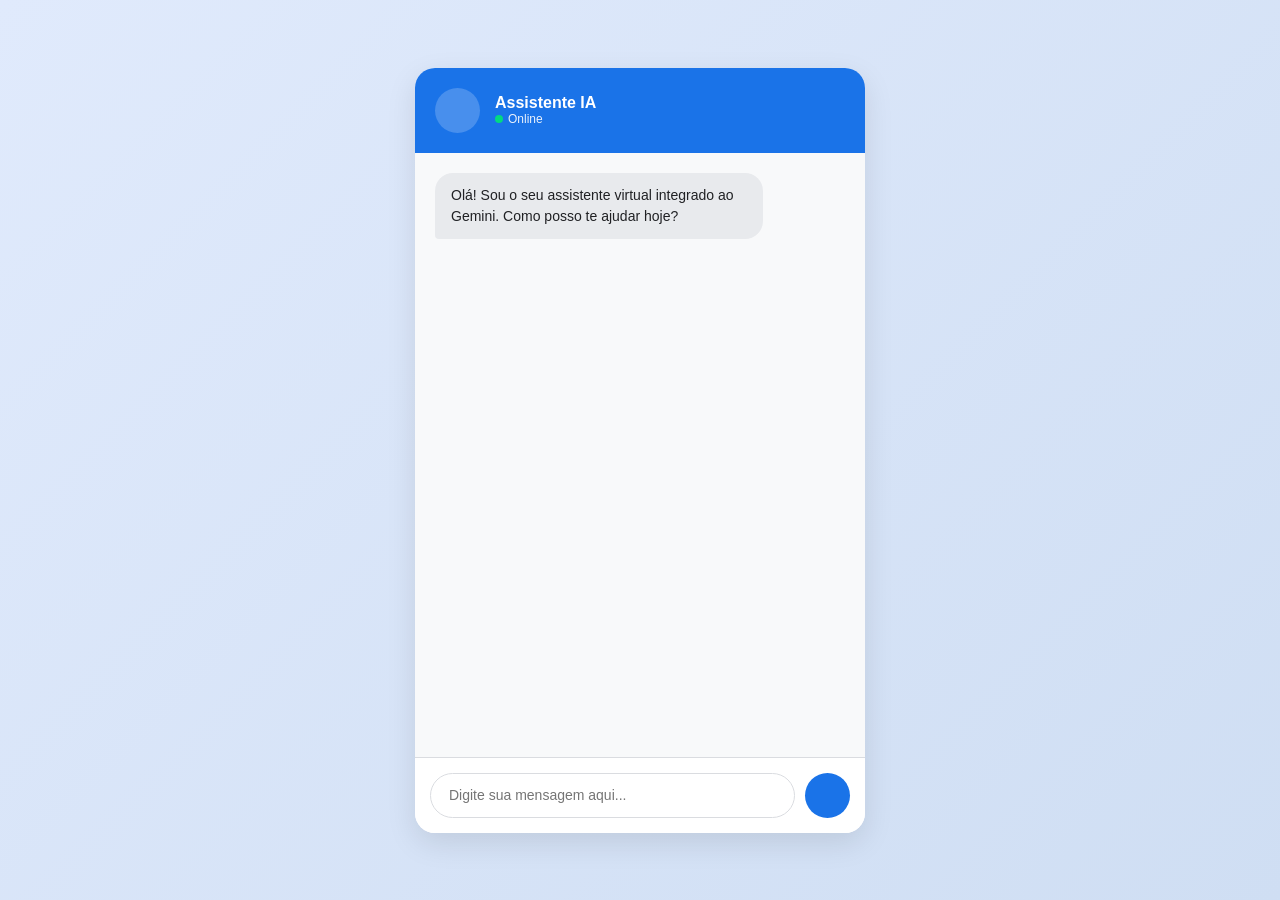
<file: Projet chat bot/index.html>
<!DOCTYPE html>
<html lang="pt-BR">
<head>
    <meta charset="UTF-8">
    <meta name="viewport" content="width=device-width, initial-scale=1.0">
    <title>Chatbot Inteligente com Gemini</title>
    <link rel="stylesheet" href="style.css">
    <link rel="stylesheet" href="https://cloudflare.com">
</head>
<body>

    <div class="chat-wrapper">
        <div class="chat-header">
            <div class="bot-info">
                <div class="bot-avatar">
                    <i class="fa-solid fa-robot"></i>
                </div>
                <div>
                    <h2>Assistente IA</h2>
                    <span class="status-online">Online</span>
                </div>
            </div>
        </div>

        <div class="chat-box" id="chatBox">
            <div class="message bot">
                <div class="message-content">
                    Olá! Sou o seu assistente virtual integrado ao Gemini. Como posso te ajudar hoje?
                </div>
            </div>
        </div>

        <div class="chat-input-area">
            <input type="text" id="userInput" placeholder="Digite sua mensagem aqui..." autocomplete="off">
            <button id="sendBtn" onclick="sendMessage()">
                <i class="fa-solid fa-paper-plane"></i>
            </button>
        </div>
    </div>

    <script>
        document.addEventListener('DOMContentLoaded', function() {
            document.getElementById('userInput').addEventListener('keypress', function(e) {
                if (e.key === 'Enter') {
                    sendMessage();
                }
            });
        });

        async function sendMessage() {
            const input = document.getElementById('userInput');
            const messageText = input.value.trim();
            
            if (!messageText) return;

            appendMessage(messageText, 'user');
            input.value = '';

            const typingId = appendTypingIndicator();

            try {
                const response = await fetch('http://localhost:3000/chat', {
                    method: 'POST',
                    headers: { 'Content-Type': 'application/json' },
                    body: JSON.stringify({ message: messageText })
                });
                
                const data = await response.json();
                
                removeTypingIndicator(typingId);
                appendMessage(data.reply, 'bot');
            } catch (error) {
                removeTypingIndicator(typingId);
                appendMessage('Desculpe, estou com problemas para me conectar ao servidor.', 'bot');
            }
        }

        function appendMessage(text, sender) {
            const chatBox = document.getElementById('chatBox');
            const msgDiv = document.createElement('div');
            msgDiv.classList.add('message', sender);

            const contentDiv = document.createElement('div');
            contentDiv.classList.add('message-content');
            contentDiv.innerText = text;

            msgDiv.appendChild(contentDiv);
            chatBox.appendChild(msgDiv);
            
            chatBox.scrollTop = chatBox.scrollHeight;
        }

        function appendTypingIndicator() {
            const chatBox = document.getElementById('chatBox');
            const typingDiv = document.createElement('div');
            const id = 'typing-' + Date.now();
            
            typingDiv.id = id;
            typingDiv.classList.add('message', 'bot', 'typing');
            typingDiv.innerHTML = `<div class="message-content"><span>.</span><span>.</span><span>.</span></div>`;
            
            chatBox.appendChild(typingDiv);
            chatBox.scrollTop = chatBox.scrollHeight;
            return id;
        }

        function removeTypingIndicator(id) {
            const indicator = document.getElementById(id);
            if (indicator) indicator.remove();
        }
    </script>
</body>
</html>
</file>
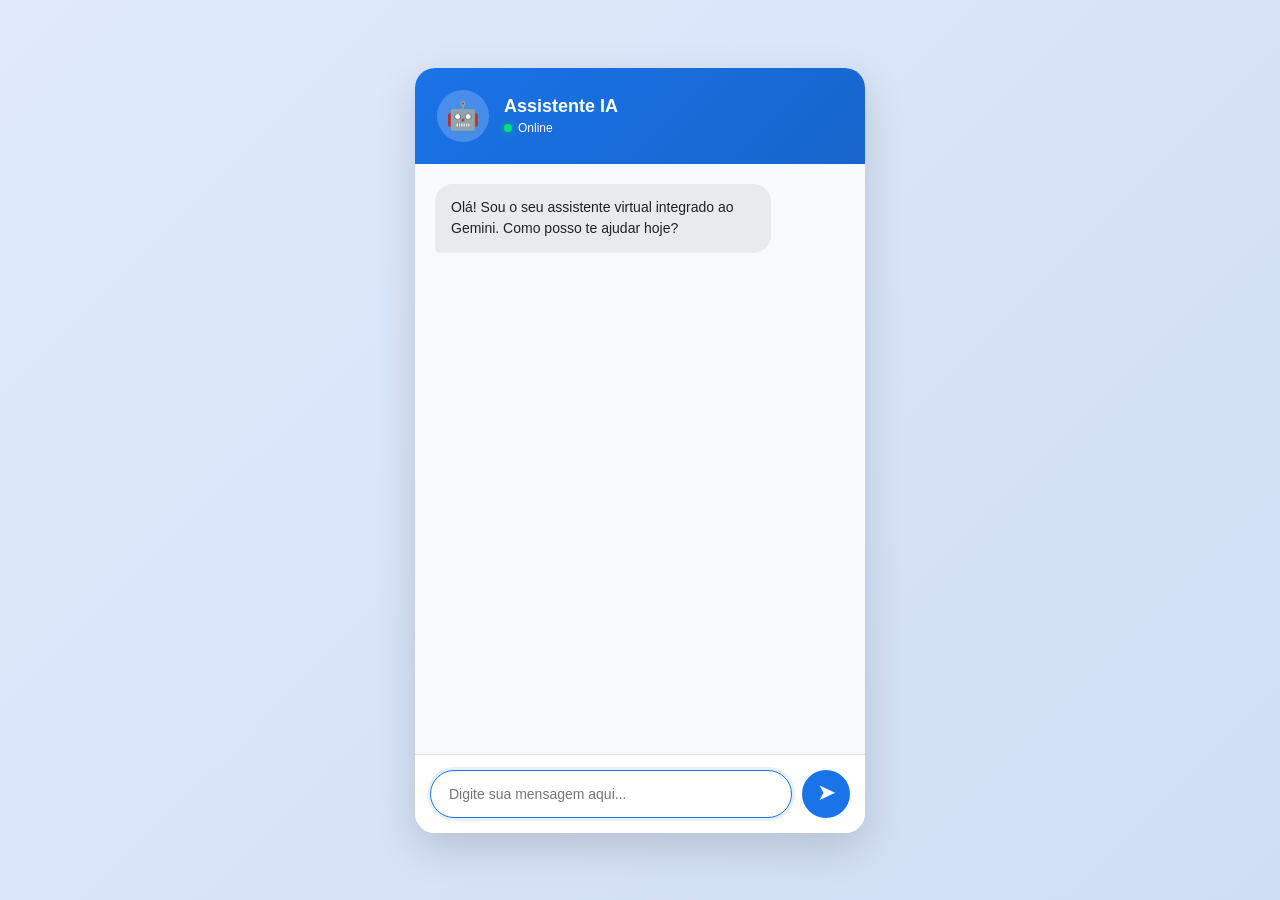
<file: Projeto-chat-bot II/Projet chat bot/index.html>
<!DOCTYPE html>
<html lang="pt-BR">
<head>
    <meta charset="UTF-8">
    <meta name="viewport" content="width=device-width, initial-scale=1.0">
    <meta name="description" content="Chatbot inteligente integrado à API Gemini">
    <title>Chatbot Inteligente com Gemini</title>
    <link rel="stylesheet" href="style.css">
</head>
<body>

    <main class="chat-wrapper">
        <header class="chat-header">
            <div class="bot-info">
                <div class="bot-avatar">🤖</div>

                <div class="bot-details">
                    <h1>Assistente IA</h1>
                    <span class="status-online">Online</span>
                </div>
            </div>
        </header>

        <section class="chat-box" id="chatBox" aria-live="polite">
            <div class="message bot">
                <div class="message-content">
                    Olá! Sou o seu assistente virtual integrado ao Gemini. Como posso te ajudar hoje?
                </div>
            </div>
        </section>

        <form class="chat-input-area" id="chatForm">
            <input
                type="text"
                id="userInput"
                placeholder="Digite sua mensagem aqui..."
                autocomplete="off"
                aria-label="Mensagem"
            >

            <button
                id="sendBtn"
                type="submit"
                aria-label="Enviar mensagem"
            >
                ➤
            </button>
        </form>
    </main>

    <script src="app.js"></script>
</body>
</html>
</file>
<file: Projet chat bot/style.css>
* {
    box-sizing: border-box;
    margin: 0;
    padding: 0;
}

body {
    font-family: 'Segoe UI', Tahoma, Geneva, Verdana, sans-serif;
    background: linear-gradient(135deg, #e0eafc, #cfdef3);
    display: flex;
    justify-content: center;
    align-items: center;
    height: 100vh;
}

.chat-wrapper {
    width: 100%;
    max-width: 450px;
    height: 85vh;
    background: #ffffff;
    border-radius: 20px;
    box-shadow: 0 10px 30px rgba(0, 0, 0, 0.1);
    display: flex;
    flex-direction: column;
    overflow: hidden;
}

.chat-header {
    background: #1a73e8;
    color: white;
    padding: 20px;
}

.bot-info {
    display: flex;
    align-items: center;
    gap: 15px;
}

.bot-avatar {
    width: 45px;
    height: 45px;
    background: rgba(255, 255, 255, 0.2);
    border-radius: 50%;
    display: flex;
    justify-content: center;
    align-items: center;
    font-size: 20px;
}

.bot-info h2 {
    font-size: 16px;
    font-weight: 600;
}

.status-online {
    font-size: 12px;
    opacity: 0.9;
    display: flex;
    align-items: center;
    gap: 5px;
}

.status-online::before {
    content: '';
    display: inline-block;
    width: 8px;
    height: 8px;
    background: #00e676;
    border-radius: 50%;
}

.chat-box {
    flex: 1;
    padding: 20px;
    overflow-y: auto;
    background: #f8f9fa;
    display: flex;
    flex-direction: column;
    gap: 15px;
}

.message {
    display: flex;
    flex-direction: column;
    max-width: 80%;
}

.message-content {
    padding: 12px 16px;
    border-radius: 18px;
    font-size: 14px;
    line-height: 1.5;
    word-break: break-word;
}

.message.user {
    align-self: flex-end;
}

.message.user .message-content {
    background: #1a73e8;
    color: white;
    border-bottom-right-radius: 4px;
}

.message.bot {
    align-self: flex-start;
}

.message.bot .message-content {
    background: #e8eaed;
    color: #202124;
    border-bottom-left-radius: 4px;
}

.chat-input-area {
    padding: 15px;
    background: white;
    border-top: 1px solid #dadce0;
    display: flex;
    gap: 10px;
}

.chat-input-area input {
    flex: 1;
    padding: 12px 18px;
    border: 1px solid #dadce0;
    border-radius: 25px;
    outline: none;
    font-size: 14px;
    transition: border 0.2s;
}

.chat-input-area input:focus {
    border-color: #1a73e8;
}

.chat-input-area button {
    background: #1a73e8;
    color: white;
    border: none;
    width: 45px;
    height: 45px;
    border-radius: 50%;
    cursor: pointer;
    font-size: 16px;
    display: flex;
    justify-content: center;
    align-items: center;
    transition: background 0.2s;
}

.chat-input-area button:hover {
    background: #1557b0;
}

.typing .message-content span {
    animation: blink 1.4s infinite both;
    font-weight: bold;
    display: inline-block;
    font-size: 18px;
}

.typing .message-content span:nth-child(2) { animation-delay: .2s; }
.typing .message-content span:nth-child(3) { animation-delay: .4s; }

@keyframes blink {
    0% { opacity: .2; }
    20% { opacity: 1; }
    100% { opacity: .2; }
}
</file>
<file: Projeto-chat-bot II/Projet chat bot/style.css>
* {
    box-sizing: border-box;
    margin: 0;
    padding: 0;
}

body {
    font-family: "Segoe UI", Tahoma, Geneva, Verdana, sans-serif;
    background: linear-gradient(135deg, #e0eafc, #cfdef3);
    min-height: 100vh;
    display: flex;
    justify-content: center;
    align-items: center;
    padding: 20px;
}

.chat-wrapper {
    width: 100%;
    max-width: 450px;
    height: 85vh;
    max-height: 800px;
    background: #ffffff;
    border-radius: 20px;
    box-shadow: 0 15px 40px rgba(0, 0, 0, 0.15);
    display: flex;
    flex-direction: column;
    overflow: hidden;
}

.chat-header {
    background: linear-gradient(135deg, #1a73e8, #1765cc);
    color: white;
    padding: 22px;
}

.bot-info {
    display: flex;
    align-items: center;
    gap: 15px;
}

.bot-avatar {
    width: 52px;
    height: 52px;
    background: rgba(255, 255, 255, 0.2);
    border-radius: 50%;
    display: flex;
    justify-content: center;
    align-items: center;
    font-size: 27px;
}

.bot-details h1 {
    font-size: 18px;
    font-weight: 600;
    margin-bottom: 4px;
}

.status-online {
    display: flex;
    align-items: center;
    gap: 6px;
    font-size: 12px;
    opacity: 0.95;
}

.status-online::before {
    content: "";
    width: 8px;
    height: 8px;
    background: #00e676;
    border-radius: 50%;
    display: inline-block;
    box-shadow: 0 0 8px rgba(0, 230, 118, 0.7);
}

.chat-box {
    flex: 1;
    min-height: 0;
    padding: 20px;
    overflow-y: auto;
    background: #f8f9fa;
    display: flex;
    flex-direction: column;
    gap: 15px;
    scroll-behavior: smooth;
}

.message {
    display: flex;
    flex-direction: column;
    max-width: 82%;
    animation: messageAppear 0.2s ease;
}

.message.user {
    align-self: flex-end;
}

.message.bot {
    align-self: flex-start;
}

.message-content {
    padding: 13px 16px;
    border-radius: 18px;
    font-size: 14px;
    line-height: 1.55;
    word-break: break-word;
    overflow-wrap: anywhere;
}

.message.user .message-content {
    background: #1a73e8;
    color: white;
    border-bottom-right-radius: 5px;
}

.message.bot .message-content {
    background: #e8eaed;
    color: #202124;
    border-bottom-left-radius: 5px;
}

.message-content strong {
    font-weight: 700;
}

.message-content ul {
    margin: 8px 0 5px 20px;
}

.message-content li {
    margin-bottom: 4px;
}

.message-content p {
    margin-bottom: 8px;
}

.message-content p:last-child {
    margin-bottom: 0;
}

.chat-input-area {
    padding: 15px;
    background: white;
    border-top: 1px solid #dadce0;
    display: flex;
    gap: 10px;
}

.chat-input-area input {
    flex: 1;
    min-width: 0;
    height: 48px;
    padding: 0 18px;
    border: 1px solid #dadce0;
    border-radius: 25px;
    outline: none;
    font-size: 14px;
    transition: 0.2s;
}

.chat-input-area input:focus {
    border-color: #1a73e8;
    box-shadow: 0 0 0 3px rgba(26, 115, 232, 0.1);
}

.chat-input-area button {
    width: 48px;
    height: 48px;
    flex-shrink: 0;
    border: none;
    border-radius: 50%;
    background: #1a73e8;
    color: white;
    font-size: 23px;
    cursor: pointer;
    display: flex;
    align-items: center;
    justify-content: center;
    transition: 0.2s;
    padding-bottom: 3px;
}

.chat-input-area button:hover {
    background: #1557b0;
    transform: scale(1.05);
}

.chat-input-area button:active {
    transform: scale(0.95);
}

.chat-input-area button:disabled {
    background: #9aa0a6;
    cursor: not-allowed;
    transform: none;
}

.typing .message-content {
    display: flex;
    align-items: center;
    gap: 4px;
    min-width: 58px;
    height: 45px;
}

.typing .message-content span {
    font-size: 19px;
    font-weight: bold;
    animation: blink 1.4s infinite both;
}

.typing .message-content span:nth-child(2) {
    animation-delay: 0.2s;
}

.typing .message-content span:nth-child(3) {
    animation-delay: 0.4s;
}

.error-message {
    background: #fff0f0 !important;
    color: #b42318 !important;
    border: 1px solid #f5c2c0;
}

@keyframes blink {
    0% {
        opacity: 0.2;
    }

    20% {
        opacity: 1;
    }

    100% {
        opacity: 0.2;
    }
}

@keyframes messageAppear {
    from {
        opacity: 0;
        transform: translateY(5px);
    }

    to {
        opacity: 1;
        transform: translateY(0);
    }
}

.chat-box::-webkit-scrollbar {
    width: 6px;
}

.chat-box::-webkit-scrollbar-thumb {
    background: #c5c7ca;
    border-radius: 10px;
}

@media (max-width: 600px) {
    body {
        padding: 0;
    }

    .chat-wrapper {
        width: 100%;
        height: 100vh;
        max-height: none;
        border-radius: 0;
    }

    .chat-header {
        padding: 17px;
    }

    .chat-box {
        padding: 15px;
    }

    .message {
        max-width: 88%;
    }

    .chat-input-area {
        padding: 12px;
    }
}

@media (max-width: 380px) {
    .bot-avatar {
        width: 45px;
        height: 45px;
        font-size: 23px;
    }

    .bot-details h1 {
        font-size: 16px;
    }

    .message-content {
        font-size: 13px;
    }
}
</file>
